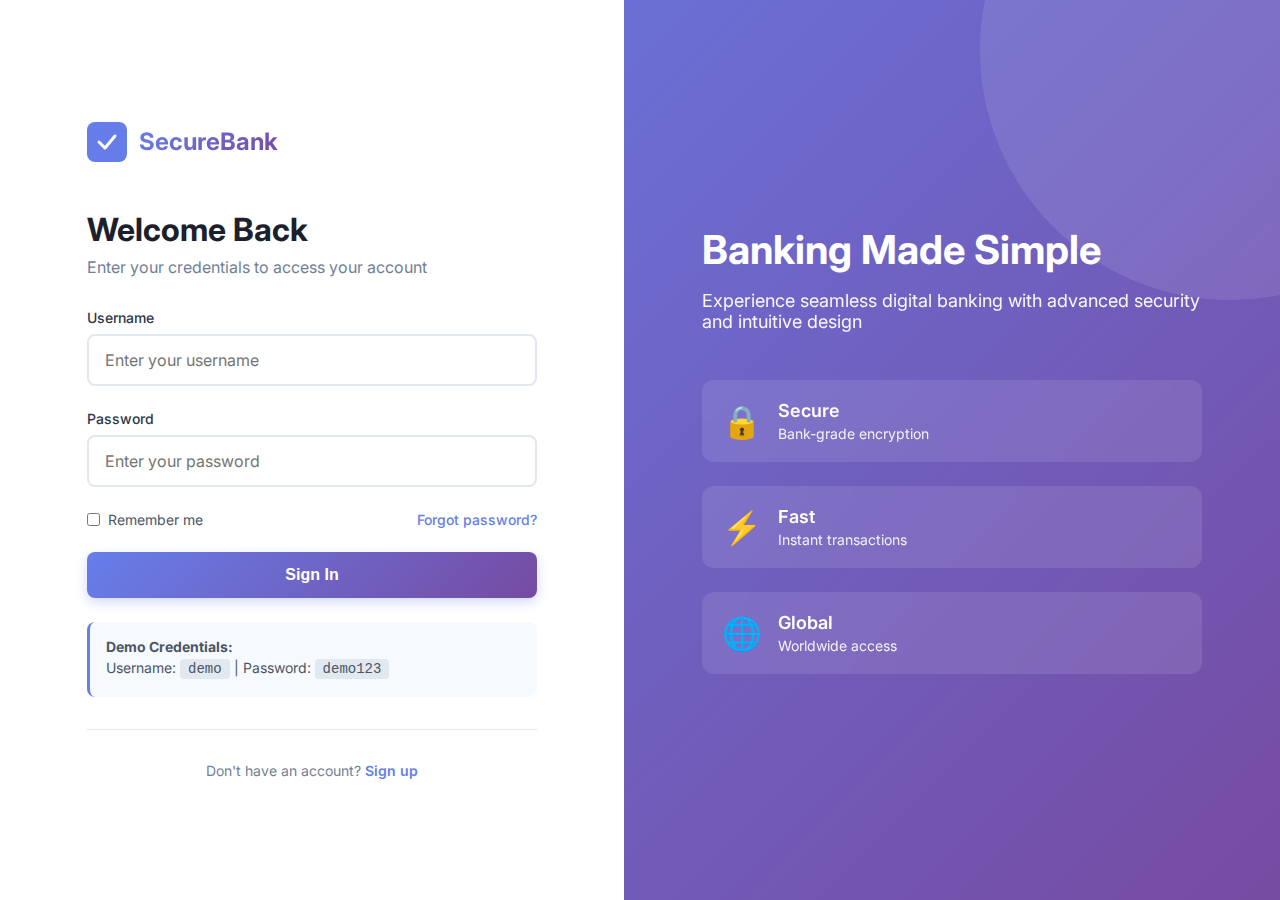
<file: index.html>
<!DOCTYPE html>
<html lang="en">
<head>
    <meta charset="UTF-8">
    <meta name="viewport" content="width=device-width, initial-scale=1.0">
    <title>SecureBank - Your Digital Banking Partner</title>
    <link rel="stylesheet" href="styles.css">
    <link rel="preconnect" href="https://fonts.googleapis.com">
    <link rel="preconnect" href="https://fonts.gstatic.com" crossorigin>
    <link href="https://fonts.googleapis.com/css2?family=Inter:wght@300;400;500;600;700&display=swap" rel="stylesheet">
</head>
<body>
    <div class="login-container">
        <div class="login-left">
            <div class="login-content">
                <div class="logo">
                    <svg width="40" height="40" viewBox="0 0 40 40" fill="none">
                        <rect width="40" height="40" rx="8" fill="url(#grad1)"/>
                        <path d="M12 20L18 26L28 14" stroke="white" stroke-width="3" stroke-linecap="round" stroke-linejoin="round"/>
                        <defs>
                            <linearGradient id="grad1" x1="0" y1="0" x2="40" y2="40">
                                <stop offset="0%" stop-color="#667eea"/>
                                <stop offset="100%" stop-color="#764ba2"/>
                            </linearGradient>
                        </defs>
                    </svg>
                    <span>SecureBank</span>
                </div>
                
                <h1>Welcome Back</h1>
                <p class="subtitle">Enter your credentials to access your account</p>

<form id="loginForm" class="login-form" onsubmit="return handleLogin(event)">
                    <div class="form-group">
                        <label for="username">Username</label>
                        <input type="text" id="username" name="username" placeholder="Enter your username" required>
                    </div>
                    
                    <div class="form-group">
                        <label for="password">Password</label>
                        <input type="password" id="password" name="password" placeholder="Enter your password" required>
                    </div>
                    
                    <div class="form-options">
                        <label class="checkbox-label">
                            <input type="checkbox" id="remember">
                            <span>Remember me</span>
                        </label>
                        <a href="#" class="forgot-link">Forgot password?</a>
                    </div>
                    
                    <button type="submit" class="btn-primary">Sign In</button>
                    
                    <div class="demo-credentials">
                        <p><strong>Demo Credentials:</strong></p>
                        <p>Username: <code>demo</code> | Password: <code>demo123</code></p>
                    </div>
                </form>
                
                
                
                <div class="login-footer">
                    <p>Don't have an account? <a href="#">Sign up</a></p>
                </div>
            </div>
        </div>
        
        <div class="login-right">
            <div class="hero-content">
                <h2>Banking Made Simple</h2>
                <p>Experience seamless digital banking with advanced security and intuitive design</p>
                <div class="features">
                    <div class="feature-item">
                        <div class="feature-icon">🔒</div>
                        <div class="feature-text">
                            <h3>Secure</h3>
                            <p>Bank-grade encryption</p>
                        </div>
                    </div>
                    <div class="feature-item">
                        <div class="feature-icon">⚡</div>
                        <div class="feature-text">
                            <h3>Fast</h3>
                            <p>Instant transactions</p>
                        </div>
                    </div>
                    <div class="feature-item">
                        <div class="feature-icon">🌐</div>
                        <div class="feature-text">
                            <h3>Global</h3>
                            <p>Worldwide access</p>
                        </div>
                    </div>
                </div>
            </div>
        </div>
    </div>
    
    <script src="script.js"></script>
</body>
</html>
</file>
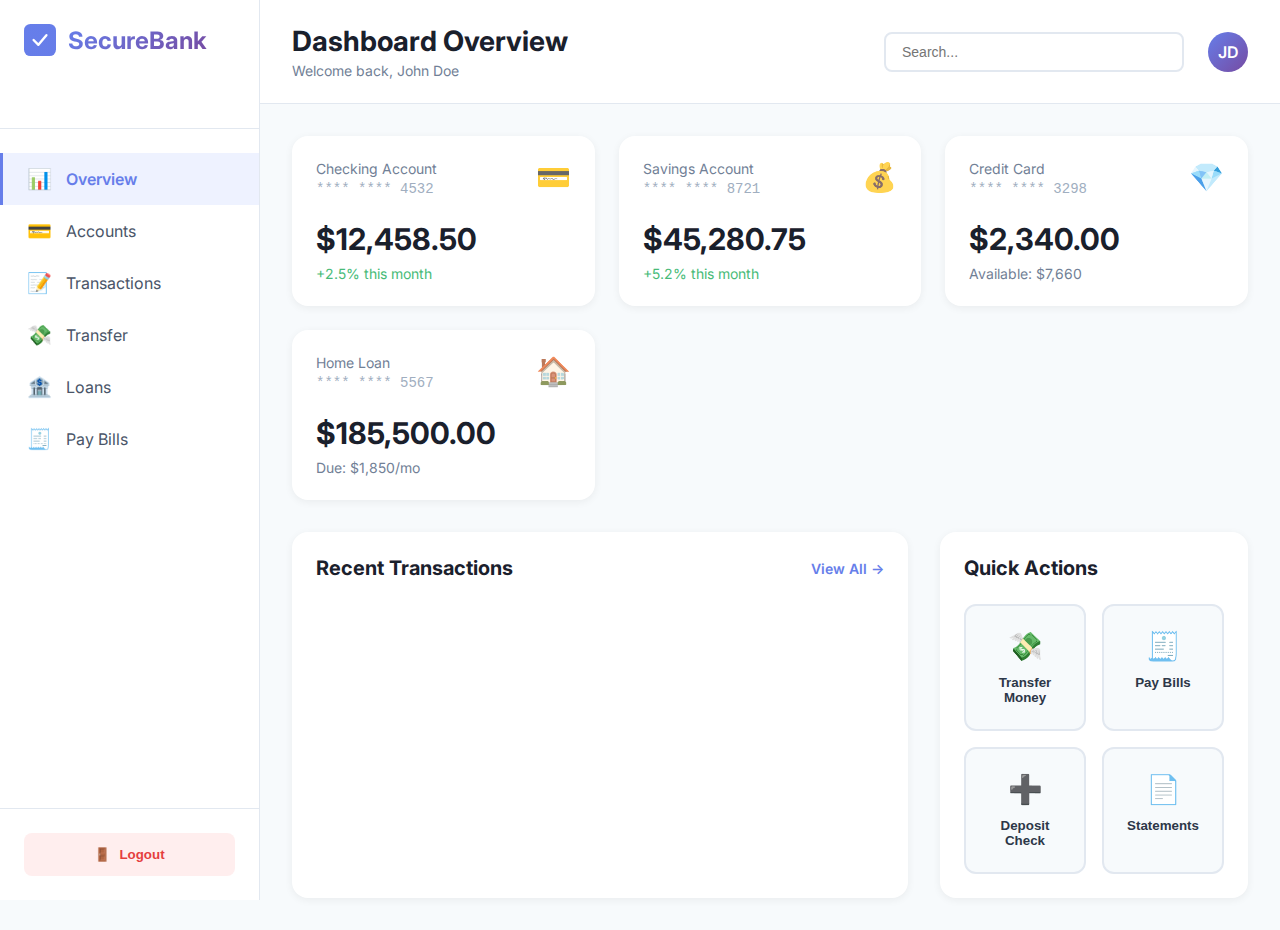
<file: dashboard.html>
<!DOCTYPE html>
<html lang="en">
<head>
    <meta charset="UTF-8">
    <meta name="viewport" content="width=device-width, initial-scale=1.0">
    <title>Dashboard - SecureBank</title>
    <link rel="stylesheet" href="styles.css">
    <link rel="preconnect" href="https://fonts.googleapis.com">
    <link rel="preconnect" href="https://fonts.gstatic.com" crossorigin>
    <link href="https://fonts.googleapis.com/css2?family=Inter:wght@300;400;500;600;700&display=swap" rel="stylesheet">
</head>
<body class="dashboard-body">
    <div class="dashboard-container">
        <!-- Sidebar -->
        <aside class="sidebar">
            <div class="sidebar-header">
                <div class="logo">
                    <svg width="32" height="32" viewBox="0 0 40 40" fill="none">
                        <rect width="40" height="40" rx="8" fill="url(#grad1)"/>
                        <path d="M12 20L18 26L28 14" stroke="white" stroke-width="3" stroke-linecap="round" stroke-linejoin="round"/>
                        <defs>
                            <linearGradient id="grad1" x1="0" y1="0" x2="40" y2="40">
                                <stop offset="0%" stop-color="#667eea"/>
                                <stop offset="100%" stop-color="#764ba2"/>
                            </linearGradient>
                        </defs>
                    </svg>
                    <span>SecureBank</span>
                </div>
            </div>
            
            <nav class="sidebar-nav">
                <a href="#" class="nav-item active" data-page="overview">
                    <span class="nav-icon">📊</span>
                    <span>Overview</span>
                </a>
                <a href="#" class="nav-item" data-page="accounts">
                    <span class="nav-icon">💳</span>
                    <span>Accounts</span>
                </a>
                <a href="#" class="nav-item" data-page="transactions">
                    <span class="nav-icon">📝</span>
                    <span>Transactions</span>
                </a>
                <a href="#" class="nav-item" data-page="transfer">
                    <span class="nav-icon">💸</span>
                    <span>Transfer</span>
                </a>
                <a href="#" class="nav-item" data-page="loans">
                    <span class="nav-icon">🏦</span>
                    <span>Loans</span>
                </a>
                <a href="#" class="nav-item" data-page="bills">
                    <span class="nav-icon">🧾</span>
                    <span>Pay Bills</span>
                </a>
            </nav>
            
            <div class="sidebar-footer">
                <button class="btn-logout" id="logoutBtn">
                    <span>🚪</span>
                    <span>Logout</span>
                </button>
            </div>
        </aside>
        
        <!-- Main Content -->
        <main class="main-content">
            <header class="dashboard-header">
                <div class="header-left">
                    <h1 id="pageTitle">Dashboard Overview</h1>
                    <p id="pageSubtitle">Welcome back, <span id="userName">John Doe</span></p>
                </div>
                <div class="header-right">
                    <div class="search-box">
                        <input type="text" placeholder="Search...">
                    </div>
                    <div class="user-profile">
                        <div class="user-avatar">JD</div>
                    </div>
                </div>
            </header>
            
            <!-- Overview Page -->
            <div class="page-content" id="overview-page">
                <div class="cards-grid">
                    <div class="account-card checking-card">
                        <div class="card-header">
                            <div>
                                <p class="card-label">Checking Account</p>
                                <p class="account-number">**** **** 4532</p>
                            </div>
                            <div class="card-icon">💳</div>
                        </div>
                        <div class="card-balance">
                            <p class="balance-amount">$12,458.50</p>
                            <p class="balance-change positive">+2.5% this month</p>
                        </div>
                    </div>
                    
                    <div class="account-card savings-card">
                        <div class="card-header">
                            <div>
                                <p class="card-label">Savings Account</p>
                                <p class="account-number">**** **** 8721</p>
                            </div>
                            <div class="card-icon">💰</div>
                        </div>
                        <div class="card-balance">
                            <p class="balance-amount">$45,280.75</p>
                            <p class="balance-change positive">+5.2% this month</p>
                        </div>
                    </div>
                    
                    <div class="account-card credit-card">
                        <div class="card-header">
                            <div>
                                <p class="card-label">Credit Card</p>
                                <p class="account-number">**** **** 3298</p>
                            </div>
                            <div class="card-icon">💎</div>
                        </div>
                        <div class="card-balance">
                            <p class="balance-amount">$2,340.00</p>
                            <p class="balance-change">Available: $7,660</p>
                        </div>
                    </div>
                    
                    <div class="account-card loan-card">
                        <div class="card-header">
                            <div>
                                <p class="card-label">Home Loan</p>
                                <p class="account-number">**** **** 5567</p>
                            </div>
                            <div class="card-icon">🏠</div>
                        </div>
                        <div class="card-balance">
                            <p class="balance-amount">$185,500.00</p>
                            <p class="balance-change">Due: $1,850/mo</p>
                        </div>
                    </div>
                </div>
                
                <div class="content-grid">
                    <div class="recent-transactions">
                        <div class="section-header">
                            <h2>Recent Transactions</h2>
                            <a href="#" class="view-all">View All →</a>
                        </div>
                        <div class="transactions-list" id="recentTransactionsList"></div>
                    </div>
                    
                    <div class="quick-actions">
                        <h2>Quick Actions</h2>
                        <div class="actions-grid">
                            <button class="action-btn" data-action="transfer">
                                <span class="action-icon">💸</span>
                                <span>Transfer Money</span>
                            </button>
                            <button class="action-btn" data-action="bills">
                                <span class="action-icon">🧾</span>
                                <span>Pay Bills</span>
                            </button>
                            <button class="action-btn" data-action="deposit">
                                <span class="action-icon">➕</span>
                                <span>Deposit Check</span>
                            </button>
                            <button class="action-btn" data-action="statement">
                                <span class="action-icon">📄</span>
                                <span>Statements</span>
                            </button>
                        </div>
                    </div>
                </div>
            </div>
            
            <!-- Accounts Page -->
            <div class="page-content hidden" id="accounts-page">
                <div class="accounts-list">
                    <div class="account-detail-card">
                        <div class="account-detail-header">
                            <div class="account-info">
                                <h3>Checking Account</h3>
                                <p>Account Number: 1234 5678 9012 4532</p>
                                <p>Routing Number: 021000021</p>
                            </div>
                            <div class="account-balance-large">$12,458.50</div>
                        </div>
                        <div class="account-actions">
                            <button class="btn-secondary">Transfer</button>
                            <button class="btn-secondary">Statements</button>
                            <button class="btn-secondary">Details</button>
                        </div>
                    </div>
                    
                    <div class="account-detail-card">
                        <div class="account-detail-header">
                            <div class="account-info">
                                <h3>Savings Account</h3>
                                <p>Account Number: 1234 5678 9012 8721</p>
                                <p>Interest Rate: 2.5% APY</p>
                            </div>
                            <div class="account-balance-large">$45,280.75</div>
                        </div>
                        <div class="account-actions">
                            <button class="btn-secondary">Transfer</button>
                            <button class="btn-secondary">Statements</button>
                            <button class="btn-secondary">Details</button>
                        </div>
                    </div>
                </div>
            </div>
            
            <!-- Transactions Page -->
            <div class="page-content hidden" id="transactions-page">
                <div class="transactions-filters">
                    <select id="accountFilter" class="filter-select">
                        <option value="all">All Accounts</option>
                        <option value="checking">Checking</option>
                        <option value="savings">Savings</option>
                        <option value="credit">Credit Card</option>
                    </select>
                    <select id="typeFilter" class="filter-select">
                        <option value="all">All Types</option>
                        <option value="debit">Debit</option>
                        <option value="credit">Credit</option>
                    </select>
                    <input type="date" id="dateFilter" class="filter-input">
                </div>
                <div class="transactions-table" id="transactionsTable"></div>
            </div>
            
            <!-- Transfer Page -->
            <div class="page-content hidden" id="transfer-page">
                <div class="transfer-container">
                    <div class="transfer-form-card">
                        <h2>Transfer Money</h2>
                        <form id="transferForm" class="transfer-form">
                            <div class="form-group">
                                <label>From Account</label>
                                <select id="fromAccount" required>
                                    <option value="">Select Account</option>
                                    <option value="checking">Checking (**** 4532) - $12,458.50</option>
                                    <option value="savings">Savings (**** 8721) - $45,280.75</option>
                                </select>
                            </div>
                            
                            <div class="form-group">
                                <label>To Account</label>
                                <select id="toAccount" required>
                                    <option value="">Select Account</option>
                                    <option value="checking">Checking (**** 4532)</option>
                                    <option value="savings">Savings (**** 8721)</option>
                                    <option value="external">External Account</option>
                                </select>
                            </div>
                            
                            <div class="form-group">
                                <label>Amount</label>
                                <input type="number" id="transferAmount" placeholder="0.00" step="0.01" min="0.01" required>
                            </div>
                            
                            <div class="form-group">
                                <label>Description (Optional)</label>
                                <input type="text" id="transferDescription" placeholder="Add a note...">
                            </div>
                            
                            <button type="submit" class="btn-primary">Transfer Now</button>
                        </form>
                    </div>
                    
                    <div class="transfer-summary-card">
                        <h3>Transfer Summary</h3>
                        <div class="summary-item">
                            <span>Processing Time</span>
                            <span>Instant</span>
                        </div>
                        <div class="summary-item">
                            <span>Transfer Fee</span>
                            <span>$0.00</span>
                        </div>
                        <div class="summary-item">
                            <span>Daily Limit</span>
                            <span>$10,000</span>
                        </div>
                    </div>
                </div>
            </div>
            
            <!-- Loans Page -->
            <div class="page-content hidden" id="loans-page">
                <div class="loans-grid">
                    <div class="loan-detail-card">
                        <div class="loan-header">
                            <h3>Home Loan</h3>
                            <span class="loan-status active">Active</span>
                        </div>
                        <div class="loan-details">
                            <div class="loan-info-row">
                                <span>Loan Amount</span>
                                <strong>$250,000.00</strong>
                            </div>
                            <div class="loan-info-row">
                                <span>Outstanding Balance</span>
                                <strong>$185,500.00</strong>
                            </div>
                            <div class="loan-info-row">
                                <span>Interest Rate</span>
                                <strong>3.25% APR</strong>
                            </div>
                            <div class="loan-info-row">
                                <span>Monthly Payment</span>
                                <strong>$1,850.00</strong>
                            </div>
                            <div class="loan-info-row">
                                <span>Next Payment Due</span>
                                <strong>Dec 1, 2024</strong>
                            </div>
                        </div>
                        <div class="loan-progress">
                            <div class="progress-bar">
                                <div class="progress-fill" style="width: 26%"></div>
                            </div>
                            <p>26% Paid</p>
                        </div>
                        <button class="btn-primary">Make Payment</button>
                    </div>
                    
                    <div class="loan-detail-card">
                        <div class="loan-header">
                            <h3>Auto Loan</h3>
                            <span class="loan-status active">Active</span>
                        </div>
                        <div class="loan-details">
                            <div class="loan-info-row">
                                <span>Loan Amount</span>
                                <strong>$35,000.00</strong>
                            </div>
                            <div class="loan-info-row">
                                <span>Outstanding Balance</span>
                                <strong>$22,450.00</strong>
                            </div>
                            <div class="loan-info-row">
                                <span>Interest Rate</span>
                                <strong>4.75% APR</strong>
                            </div>
                            <div class="loan-info-row">
                                <span>Monthly Payment</span>
                                <strong>$650.00</strong>
                            </div>
                            <div class="loan-info-row">
                                <span>Next Payment Due</span>
                                <strong>Dec 1, 2024</strong>
                            </div>
                        </div>
                        <div class="loan-progress">
                            <div class="progress-bar">
                                <div class="progress-fill" style="width: 36%"></div>
                            </div>
                            <p>36% Paid</p>
                        </div>
                        <button class="btn-primary">Make Payment</button>
                    </div>
                </div>
            </div>
            
            <!-- Bills Page -->
            <div class="page-content hidden" id="bills-page">
                <div class="bills-container">
                    <div class="bill-form-card">
                        <h2>Pay Bills</h2>
                        <form id="billPaymentForm" class="bill-form">
                            <div class="form-group">
                                <label>Payee</label>
                                <select id="payee" required>
                                    <option value="">Select Payee</option>
                                    <option value="electricity">Electricity Company</option>
                                    <option value="internet">Internet Provider</option>
                                    <option value="water">Water Department</option>
                                    <option value="phone">Phone Company</option>
                                    <option value="other">Other</option>
                                </select>
                            </div>
                            
                            <div class="form-group">
                                <label>From Account</label>
                                <select id="billFromAccount" required>
                                    <option value="">Select Account</option>
                                    <option value="checking">Checking (**** 4532) - $12,458.50</option>
                                    <option value="savings">Savings (**** 8721) - $45,280.75</option>
                                </select>
                            </div>
                            
                            <div class="form-group">
                                <label>Amount</label>
                                <input type="number" id="billAmount" placeholder="0.00" step="0.01" min="0.01" required>
                            </div>
                            
                            <div class="form-group">
                                <label>Payment Date</label>
                                <input type="date" id="billDate" required>
                            </div>
                            
                            <div class="form-group">
                                <label>Account Number</label>
                                <input type="text" id="billAccountNumber" placeholder="Payee account number" required>
                            </div>
                            
                            <button type="submit" class="btn-primary">Pay Bill</button>
                        </form>
                    </div>
                    
                    <div class="recent-bills-card">
                        <h3>Recent Bill Payments</h3>
                        <div class="bills-list">
                            <div class="bill-item">
                                <div class="bill-info">
                                    <strong>Electricity Company</strong>
                                    <span>Nov 15, 2024</span>
                                </div>
                                <div class="bill-amount">$125.50</div>
                            </div>
                            <div class="bill-item">
                                <div class="bill-info">
                                    <strong>Internet Provider</strong>
                                    <span>Nov 10, 2024</span>
                                </div>
                                <div class="bill-amount">$79.99</div>
                            </div>
                            <div class="bill-item">
                                <div class="bill-info">
                                    <strong>Water Department</strong>
                                    <span>Nov 5, 2024</span>
                                </div>
                                <div class="bill-amount">$45.20</div>
                            </div>
                        </div>
                    </div>
                </div>
            </div>
        </main>
    </div>
    
    <!-- Success Modal -->
    <div class="modal" id="successModal">
        <div class="modal-content">
            <div class="success-icon">✓</div>
            <h2 id="modalTitle">Success!</h2>
            <p id="modalMessage">Your transaction was completed successfully.</p>
            <button class="btn-primary" onclick="closeModal()">Close</button>
        </div>
    </div>
    
    <script src="script.js"></script>
</body>
</html>
</file>
<file: styles.css>
* {
    margin: 0;
    padding: 0;
    box-sizing: border-box;
}

body {
    font-family: 'Inter', sans-serif;
    background: linear-gradient(135deg, #667eea 0%, #764ba2 100%);
    min-height: 100vh;
    color: #1a202c;
}

/* Login Page Styles */
.login-container {
    display: flex;
    min-height: 100vh;
    animation: fadeIn 0.6s ease-in;
}

.login-left {
    flex: 1;
    display: flex;
    align-items: center;
    justify-content: center;
    padding: 2rem;
    background: white;
}

.login-content {
    width: 100%;
    max-width: 450px;
    animation: slideInLeft 0.8s ease-out;
}

.logo {
    display: flex;
    align-items: center;
    gap: 0.75rem;
    margin-bottom: 3rem;
}

.logo span {
    font-size: 1.5rem;
    font-weight: 700;
    background: linear-gradient(135deg, #667eea 0%, #764ba2 100%);
    -webkit-background-clip: text;
    -webkit-text-fill-color: transparent;
    background-clip: text;
}

.login-content h1 {
    font-size: 2rem;
    font-weight: 700;
    margin-bottom: 0.5rem;
    color: #1a202c;
}

.subtitle {
    color: #718096;
    margin-bottom: 2rem;
}

.login-form {
    display: flex;
    flex-direction: column;
    gap: 1.5rem;
}

.form-group {
    display: flex;
    flex-direction: column;
    gap: 0.5rem;
}

.form-group label {
    font-weight: 500;
    color: #2d3748;
    font-size: 0.875rem;
}

.form-group input,
.form-group select {
    padding: 0.875rem 1rem;
    border: 2px solid #e2e8f0;
    border-radius: 8px;
    font-size: 1rem;
    transition: all 0.3s ease;
    font-family: 'Inter', sans-serif;
}

.form-group input:focus,
.form-group select:focus {
    outline: none;
    border-color: #667eea;
    box-shadow: 0 0 0 3px rgba(102, 126, 234, 0.1);
}

.form-options {
    display: flex;
    justify-content: space-between;
    align-items: center;
}

.checkbox-label {
    display: flex;
    align-items: center;
    gap: 0.5rem;
    cursor: pointer;
    font-size: 0.875rem;
    color: #4a5568;
}

.forgot-link {
    color: #667eea;
    text-decoration: none;
    font-size: 0.875rem;
    font-weight: 500;
    transition: color 0.3s ease;
}

.forgot-link:hover {
    color: #764ba2;
}

.btn-primary {
    padding: 0.875rem 1.5rem;
    background: linear-gradient(135deg, #667eea 0%, #764ba2 100%);
    color: white;
    border: none;
    border-radius: 8px;
    font-size: 1rem;
    font-weight: 600;
    cursor: pointer;
    transition: all 0.3s ease;
    box-shadow: 0 4px 12px rgba(102, 126, 234, 0.3);
}

.btn-primary:hover {
    transform: translateY(-2px);
    box-shadow: 0 6px 20px rgba(102, 126, 234, 0.4);
}

.btn-primary:active {
    transform: translateY(0);
}

.demo-credentials {
    background: #f7fafc;
    padding: 1rem;
    border-radius: 8px;
    border-left: 3px solid #667eea;
}

.demo-credentials p {
    font-size: 0.875rem;
    color: #4a5568;
    margin-bottom: 0.25rem;
}

.demo-credentials code {
    background: #e2e8f0;
    padding: 0.125rem 0.5rem;
    border-radius: 4px;
    font-family: 'Courier New', monospace;
    font-size: 0.875rem;
}

.login-footer {
    text-align: center;
    margin-top: 2rem;
    padding-top: 2rem;
    border-top: 1px solid #e2e8f0;
}

.login-footer p {
    color: #718096;
    font-size: 0.875rem;
}

.login-footer a {
    color: #667eea;
    text-decoration: none;
    font-weight: 600;
}

.login-right {
    flex: 1;
    display: flex;
    align-items: center;
    justify-content: center;
    padding: 3rem;
    position: relative;
    overflow: hidden;
}

.login-right::before {
    content: '';
    position: absolute;
    width: 500px;
    height: 500px;
    background: rgba(255, 255, 255, 0.1);
    border-radius: 50%;
    top: -200px;
    right: -200px;
    animation: float 6s ease-in-out infinite;
}

.hero-content {
    color: white;
    max-width: 500px;
    z-index: 1;
    animation: slideInRight 0.8s ease-out;
}

.hero-content h2 {
    font-size: 2.5rem;
    font-weight: 700;
    margin-bottom: 1rem;
    line-height: 1.2;
}

.hero-content > p {
    font-size: 1.125rem;
    margin-bottom: 3rem;
    opacity: 0.95;
}

.features {
    display: flex;
    flex-direction: column;
    gap: 1.5rem;
}

.feature-item {
    display: flex;
    align-items: center;
    gap: 1rem;
    background: rgba(255, 255, 255, 0.1);
    padding: 1.25rem;
    border-radius: 12px;
    backdrop-filter: blur(10px);
    transition: all 0.3s ease;
}

.feature-item:hover {
    background: rgba(255, 255, 255, 0.15);
    transform: translateX(10px);
}

.feature-icon {
    font-size: 2rem;
}

.feature-text h3 {
    font-size: 1.125rem;
    font-weight: 600;
    margin-bottom: 0.25rem;
}

.feature-text p {
    font-size: 0.875rem;
    opacity: 0.9;
}

/* Dashboard Styles */
.dashboard-body {
    background: #f7fafc;
}

.dashboard-container {
    display: flex;
    min-height: 100vh;
}

.sidebar {
    width: 260px;
    background: white;
    border-right: 1px solid #e2e8f0;
    display: flex;
    flex-direction: column;
    position: fixed;
    height: 100vh;
    z-index: 100;
    animation: slideInLeft 0.5s ease-out;
}

.sidebar-header {
    padding: 1.5rem;
    border-bottom: 1px solid #e2e8f0;
}

.sidebar-nav {
    flex: 1;
    padding: 1.5rem 0;
    overflow-y: auto;
}

.nav-item {
    display: flex;
    align-items: center;
    gap: 0.875rem;
    padding: 0.875rem 1.5rem;
    color: #4a5568;
    text-decoration: none;
    transition: all 0.3s ease;
    border-left: 3px solid transparent;
}

.nav-item:hover {
    background: #f7fafc;
    color: #667eea;
}

.nav-item.active {
    background: #eef2ff;
    color: #667eea;
    border-left-color: #667eea;
    font-weight: 600;
}

.nav-icon {
    font-size: 1.25rem;
}

.sidebar-footer {
    padding: 1.5rem;
    border-top: 1px solid #e2e8f0;
}

.btn-logout {
    width: 100%;
    padding: 0.875rem;
    background: #fee;
    color: #e53e3e;
    border: none;
    border-radius: 8px;
    font-weight: 600;
    cursor: pointer;
    display: flex;
    align-items: center;
    justify-content: center;
    gap: 0.5rem;
    transition: all 0.3s ease;
}

.btn-logout:hover {
    background: #fc8181;
    color: white;
}

.main-content {
    flex: 1;
    margin-left: 260px;
    animation: fadeIn 0.6s ease-in;
}

.dashboard-header {
    background: white;
    padding: 1.5rem 2rem;
    border-bottom: 1px solid #e2e8f0;
    display: flex;
    justify-content: space-between;
    align-items: center;
    position: sticky;
    top: 0;
    z-index: 50;
}

.header-left h1 {
    font-size: 1.75rem;
    font-weight: 700;
    color: #1a202c;
    margin-bottom: 0.25rem;
}

.header-left p {
    color: #718096;
    font-size: 0.875rem;
}

.header-right {
    display: flex;
    align-items: center;
    gap: 1.5rem;
}

.search-box input {
    padding: 0.625rem 1rem;
    border: 2px solid #e2e8f0;
    border-radius: 8px;
    width: 300px;
    font-size: 0.875rem;
    transition: all 0.3s ease;
}

.search-box input:focus {
    outline: none;
    border-color: #667eea;
}

.user-avatar {
    width: 40px;
    height: 40px;
    border-radius: 50%;
    background: linear-gradient(135deg, #667eea 0%, #764ba2 100%);
    display: flex;
    align-items: center;
    justify-content: center;
    color: white;
    font-weight: 600;
    cursor: pointer;
    transition: all 0.3s ease;
}

.user-avatar:hover {
    transform: scale(1.1);
}

.page-content {
    padding: 2rem;
    animation: fadeIn 0.5s ease-in;
}

.page-content.hidden {
    display: none;
}

.cards-grid {
    display: grid;
    grid-template-columns: repeat(auto-fit, minmax(280px, 1fr));
    gap: 1.5rem;
    margin-bottom: 2rem;
}

.account-card {
    background: white;
    padding: 1.5rem;
    border-radius: 16px;
    box-shadow: 0 2px 8px rgba(0, 0, 0, 0.06);
    transition: all 0.3s ease;
    position: relative;
    overflow: hidden;
}

.account-card::before {
    content: '';
    position: absolute;
    top: 0;
    left: 0;
    right: 0;
    height: 4px;
    background: linear-gradient(90deg, #667eea 0%, #764ba2 100%);
    transform: scaleX(0);
    transition: transform 0.3s ease;
}

.account-card:hover {
    transform: translateY(-5px);
    box-shadow: 0 8px 24px rgba(0, 0, 0, 0.12);
}

.account-card:hover::before {
    transform: scaleX(1);
}

.card-header {
    display: flex;
    justify-content: space-between;
    align-items: flex-start;
    margin-bottom: 1.5rem;
}

.card-label {
    font-size: 0.875rem;
    color: #718096;
    margin-bottom: 0.25rem;
}

.account-number {
    font-size: 0.875rem;
    color: #a0aec0;
    font-family: 'Courier New', monospace;
}

.card-icon {
    font-size: 1.75rem;
    opacity: 0.8;
}

.balance-amount {
    font-size: 1.875rem;
    font-weight: 700;
    color: #1a202c;
    margin-bottom: 0.5rem;
}

.balance-change {
    font-size: 0.875rem;
    color: #718096;
}

.balance-change.positive {
    color: #48bb78;
}

.content-grid {
    display: grid;
    grid-template-columns: 2fr 1fr;
    gap: 2rem;
}

.recent-transactions,
.quick-actions {
    background: white;
    padding: 1.5rem;
    border-radius: 16px;
    box-shadow: 0 2px 8px rgba(0, 0, 0, 0.06);
}

.section-header {
    display: flex;
    justify-content: space-between;
    align-items: center;
    margin-bottom: 1.5rem;
}

.section-header h2 {
    font-size: 1.25rem;
    font-weight: 700;
}

.view-all {
    color: #667eea;
    text-decoration: none;
    font-weight: 600;
    font-size: 0.875rem;
    transition: color 0.3s ease;
}

.view-all:hover {
    color: #764ba2;
}

.transactions-list {
    display: flex;
    flex-direction: column;
    gap: 1rem;
}

.transaction-item {
    display: flex;
    justify-content: space-between;
    align-items: center;
    padding: 1rem;
    border-radius: 8px;
    transition: all 0.3s ease;
}

.transaction-item:hover {
    background: #f7fafc;
}

.transaction-info {
    display: flex;
    align-items: center;
    gap: 1rem;
}

.transaction-icon {
    width: 40px;
    height: 40px;
    border-radius: 8px;
    display: flex;
    align-items: center;
    justify-content: center;
    font-size: 1.25rem;
}

.transaction-icon.debit {
    background: #fee;
    color: #e53e3e;
}

.transaction-icon.credit {
    background: #e6fffa;
    color: #38b2ac;
}

.transaction-details h4 {
    font-size: 0.9375rem;
    font-weight: 600;
    margin-bottom: 0.25rem;
}

.transaction-details p {
    font-size: 0.8125rem;
    color: #718096;
}

.transaction-amount {
    font-weight: 700;
    font-size: 1rem;
}

.transaction-amount.debit {
    color: #e53e3e;
}

.transaction-amount.credit {
    color: #38b2ac;
}

.quick-actions h2 {
    font-size: 1.25rem;
    font-weight: 700;
    margin-bottom: 1.5rem;
}

.actions-grid {
    display: grid;
    grid-template-columns: 1fr 1fr;
    gap: 1rem;
}

.action-btn {
    display: flex;
    flex-direction: column;
    align-items: center;
    gap: 0.75rem;
    padding: 1.5rem 1rem;
    background: #f7fafc;
    border: 2px solid #e2e8f0;
    border-radius: 12px;
    cursor: pointer;
    transition: all 0.3s ease;
    font-weight: 600;
    color: #2d3748;
}

.action-btn:hover {
    background: #eef2ff;
    border-color: #667eea;
    color: #667eea;
    transform: translateY(-3px);
}

.action-icon {
    font-size: 1.75rem;
}

/* Accounts Page */
.accounts-list {
    display: flex;
    flex-direction: column;
    gap: 1.5rem;
}

.account-detail-card {
    background: white;
    padding: 2rem;
    border-radius: 16px;
    box-shadow: 0 2px 8px rgba(0, 0, 0, 0.06);
}

.account-detail-header {
    display: flex;
    justify-content: space-between;
    align-items: center;
    margin-bottom: 1.5rem;
    padding-bottom: 1.5rem;
    border-bottom: 1px solid #e2e8f0;
}

.account-info h3 {
    font-size: 1.5rem;
    font-weight: 700;
    margin-bottom: 0.5rem;
}

.account-info p {
    color: #718096;
    font-size: 0.875rem;
    margin-bottom: 0.25rem;
}

.account-balance-large {
    font-size: 2.5rem;
    font-weight: 700;
    background: linear-gradient(135deg, #667eea 0%, #764ba2 100%);
    -webkit-background-clip: text;
    -webkit-text-fill-color: transparent;
    background-clip: text;
}

.account-actions {
    display: flex;
    gap: 1rem;
}

.btn-secondary {
    padding: 0.75rem 1.5rem;
    background: white;
    color: #667eea;
    border: 2px solid #667eea;
    border-radius: 8px;
    font-weight: 600;
    cursor: pointer;
    transition: all 0.3s ease;
}

.btn-secondary:hover {
    background: #667eea;
    color: white;
}

/* Transactions Page */
.transactions-filters {
    display: flex;
    gap: 1rem;
    margin-bottom: 2rem;
}

.filter-select,
.filter-input {
    padding: 0.75rem 1rem;
    border: 2px solid #e2e8f0;
    border-radius: 8px;
    font-size: 0.875rem;
    background: white;
    cursor: pointer;
    transition: all 0.3s ease;
}

.filter-select:focus,
.filter-input:focus {
    outline: none;
    border-color: #667eea;
}

.transactions-table {
    background: white;
    border-radius: 16px;
    box-shadow: 0 2px 8px rgba(0, 0, 0, 0.06);
    overflow: hidden;
}

/* Transfer Page */
.transfer-container {
    display: grid;
    grid-template-columns: 2fr 1fr;
    gap: 2rem;
}

.transfer-form-card,
.transfer-summary-card {
    background: white;
    padding: 2rem;
    border-radius: 16px;
    box-shadow: 0 2px 8px rgba(0, 0, 0, 0.06);
}

.transfer-form-card h2,
.transfer-summary-card h3 {
    font-size: 1.5rem;
    font-weight: 700;
    margin-bottom: 1.5rem;
}

.transfer-form {
    display: flex;
    flex-direction: column;
    gap: 1.5rem;
}

.summary-item {
    display: flex;
    justify-content: space-between;
    padding: 1rem 0;
    border-bottom: 1px solid #e2e8f0;
    color: #4a5568;
}

.summary-item:last-child {
    border-bottom: none;
}

/* Loans Page */
.loans-grid {
    display: grid;
    grid-template-columns: repeat(auto-fit, minmax(400px, 1fr));
    gap: 2rem;
}

.loan-detail-card {
    background: white;
    padding: 2rem;
    border-radius: 16px;
    box-shadow: 0 2px 8px rgba(0, 0, 0, 0.06);
}

.loan-header {
    display: flex;
    justify-content: space-between;
    align-items: center;
    margin-bottom: 1.5rem;
}

.loan-header h3 {
    font-size: 1.5rem;
    font-weight: 700;
}

.loan-status {
    padding: 0.375rem 0.875rem;
    border-radius: 20px;
    font-size: 0.8125rem;
    font-weight: 600;
}

.loan-status.active {
    background: #e6fffa;
    color: #38b2ac;
}

.loan-details {
    display: flex;
    flex-direction: column;
    gap: 1rem;
    margin-bottom: 2rem;
}

.loan-info-row {
    display: flex;
    justify-content: space-between;
    padding: 0.75rem 0;
    border-bottom: 1px solid #e2e8f0;
}

.loan-info-row:last-child {
    border-bottom: none;
}

.loan-info-row span {
    color: #718096;
}

.loan-info-row strong {
    color: #1a202c;
    font-weight: 600;
}

.loan-progress {
    margin-bottom: 1.5rem;
}

.progress-bar {
    width: 100%;
    height: 8px;
    background: #e2e8f0;
    border-radius: 10px;
    overflow: hidden;
    margin-bottom: 0.5rem;
}

.progress-fill {
    height: 100%;
    background: linear-gradient(90deg, #667eea 0%, #764ba2 100%);
    border-radius: 10px;
    transition: width 0.5s ease;
}

.loan-progress p {
    font-size: 0.875rem;
    color: #718096;
}

/* Bills Page */
.bills-container {
    display: grid;
    grid-template-columns: 2fr 1fr;
    gap: 2rem;
}

.bill-form-card,
.recent-bills-card {
    background: white;
    padding: 2rem;
    border-radius: 16px;
    box-shadow: 0 2px 8px rgba(0, 0, 0, 0.06);
}

.bill-form-card h2,
.recent-bills-card h3 {
    font-size: 1.5rem;
    font-weight: 700;
    margin-bottom: 1.5rem;
}

.bill-form {
    display: flex;
    flex-direction: column;
    gap: 1.5rem;
}

.bills-list {
    display: flex;
    flex-direction: column;
    gap: 1rem;
}

.bill-item {
    display: flex;
    justify-content: space-between;
    align-items: center;
    padding: 1rem;
    background: #f7fafc;
    border-radius: 8px;
}

.bill-info strong {
    display: block;
    font-weight: 600;
    margin-bottom: 0.25rem;
}

.bill-info span {
    font-size: 0.8125rem;
    color: #718096;
}

.bill-amount {
    font-size: 1.125rem;
    font-weight: 700;
    color: #1a202c;
}

/* Modal */
.modal {
    display: none;
    position: fixed;
    top: 0;
    left: 0;
    width: 100%;
    height: 100%;
    background: rgba(0, 0, 0, 0.5);
    z-index: 1000;
    align-items: center;
    justify-content: center;
    animation: fadeIn 0.3s ease-in;
}

.modal.show {
    display: flex;
}

.modal-content {
    background: white;
    padding: 3rem;
    border-radius: 16px;
    max-width: 400px;
    width: 90%;
    text-align: center;
    animation: slideUp 0.4s ease-out;
}

.success-icon {
    width: 80px;
    height: 80px;
    margin: 0 auto 1.5rem;
    background: linear-gradient(135deg, #667eea 0%, #764ba2 100%);
    border-radius: 50%;
    display: flex;
    align-items: center;
    justify-content: center;
    font-size: 3rem;
    color: white;
    animation: scaleIn 0.5s ease-out;
}

.modal-content h2 {
    font-size: 1.75rem;
    font-weight: 700;
    margin-bottom: 1rem;
}

.modal-content p {
    color: #718096;
    margin-bottom: 2rem;
}

/* Animations */
@keyframes fadeIn {
    from {
        opacity: 0;
    }
    to {
        opacity: 1;
    }
}

@keyframes slideInLeft {
    from {
        opacity: 0;
        transform: translateX(-30px);
    }
    to {
        opacity: 1;
        transform: translateX(0);
    }
}

@keyframes slideInRight {
    from {
        opacity: 0;
        transform: translateX(30px);
    }
    to {
        opacity: 1;
        transform: translateX(0);
    }
}

@keyframes slideUp {
    from {
        opacity: 0;
        transform: translateY(30px);
    }
    to {
        opacity: 1;
        transform: translateY(0);
    }
}

@keyframes scaleIn {
    from {
        transform: scale(0);
    }
    to {
        transform: scale(1);
    }
}

@keyframes float {
    0%, 100% {
        transform: translateY(0);
    }
    50% {
        transform: translateY(-20px);
    }
}

/* Responsive Design */
@media (max-width: 1024px) {
    .content-grid,
    .transfer-container,
    .bills-container {
        grid-template-columns: 1fr;
    }
    
    .login-container {
        flex-direction: column;
    }
    
    .login-right {
        min-height: 300px;
    }
}

@media (max-width: 768px) {
    .sidebar {
        transform: translateX(-100%);
    }
    
    .main-content {
        margin-left: 0;
    }
    
    .dashboard-header {
        flex-direction: column;
        gap: 1rem;
        align-items: flex-start;
    }
    
    .search-box input {
        width: 100%;
    }
    
    .cards-grid {
        grid-template-columns: 1fr;
    }
    
    .actions-grid {
        grid-template-columns: 1fr;
    }
    
    .loans-grid {
        grid-template-columns: 1fr;
    }
}
</file>
